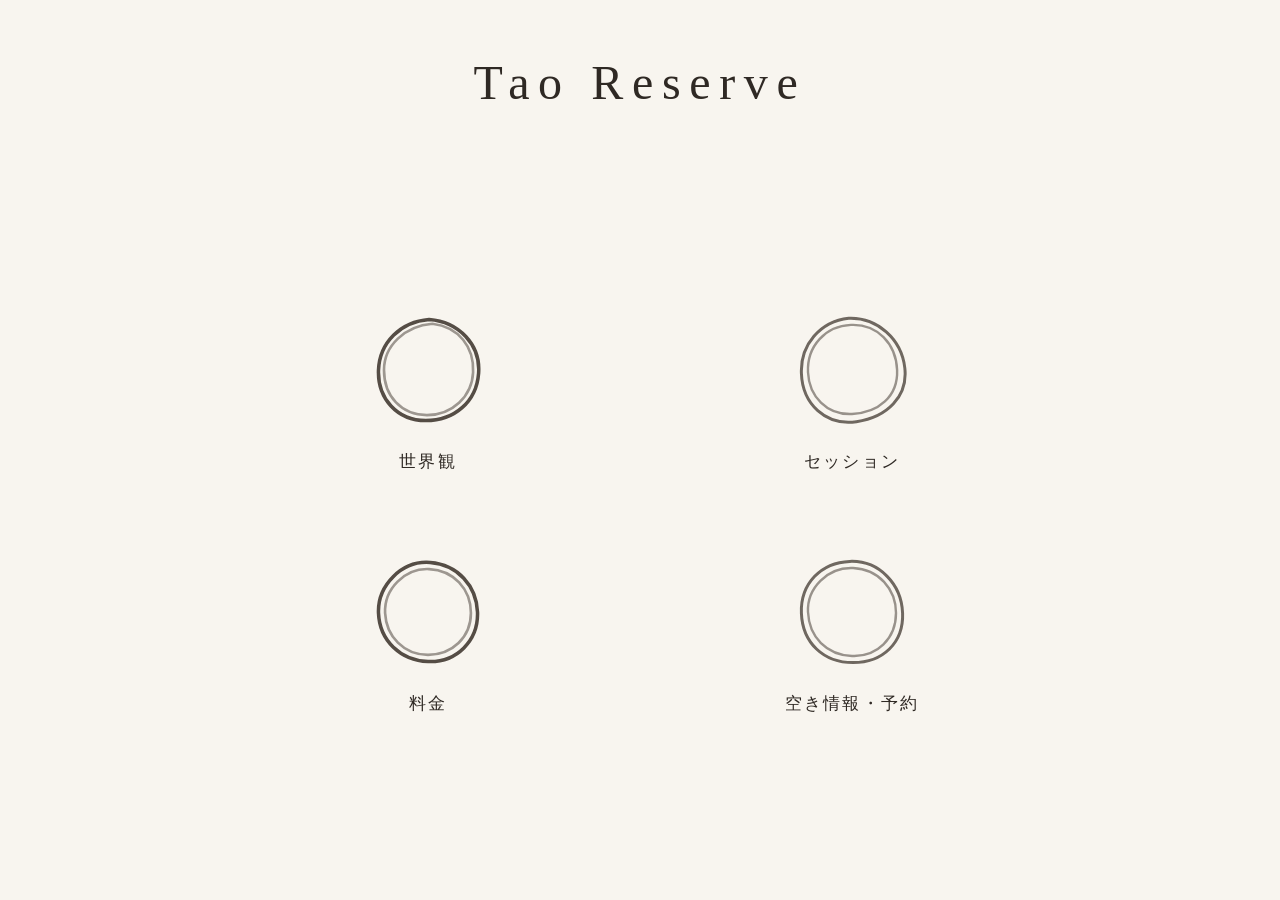
<file: index.html>
<!DOCTYPE html>
<html lang="ja">
<head>
  <meta charset="UTF-8" />
  <meta name="viewport" content="width=device-width, initial-scale=1.0" />
  <meta name="robots" content="noindex, nofollow, noarchive, nosnippet" />
  <meta name="googlebot" content="noindex, nofollow, noarchive, nosnippet" />
  <title>Tao Reserve</title>
  <style>
    :root {
      --bg: #f8f5ef;
      --text: #2f2924;
      --circle: #3a3029;
    }

    * {
      box-sizing: border-box;
    }

    html, body {
      min-height: 100%;
    }

    body {
      margin: 0;
      background: var(--bg);
      color: var(--text);
      font-family: "Hiragino Mincho ProN", "Yu Mincho", "YuMincho", "Noto Serif JP", serif;
      letter-spacing: 0.08em;
    }

    main {
      min-height: 100svh;
      display: grid;
      grid-template-rows: auto 1fr;
      width: min(100% - 32px, 760px);
      margin: 0 auto;
      padding: clamp(28px, 6vh, 64px) 0 clamp(28px, 6vh, 56px);
    }

    h1 {
      margin: 0;
      text-align: center;
      font-size: clamp(1.75rem, 5vw, 3rem);
      font-weight: 400;
      letter-spacing: 0.18em;
      line-height: 1.2;
    }

    .entrances {
      align-self: center;
      display: grid;
      grid-template-columns: repeat(2, minmax(120px, 1fr));
      gap: clamp(28px, 7vw, 72px) clamp(32px, 9vw, 88px);
      padding-top: clamp(28px, 7vh, 64px);
    }

    a.card {
      display: grid;
      place-items: center;
      gap: 14px;
      color: var(--text);
      text-decoration: none;
      text-align: center;
      -webkit-tap-highlight-color: transparent;
    }

    .enso {
      width: clamp(86px, 19vw, 132px);
      aspect-ratio: 1;
      display: block;
      transition: transform 500ms ease, opacity 500ms ease;
    }

    .card:hover .enso {
      transform: scale(1.045);
      opacity: 0.86;
    }

    .label {
      font-size: clamp(0.9rem, 2.4vw, 1.05rem);
      letter-spacing: 0.12em;
      line-height: 1.45;
    }

    svg path {
      fill: none;
      stroke: var(--circle);
      stroke-linecap: round;
      stroke-linejoin: round;
      filter: url(#roughen);
    }

    .s1 { stroke-width: 3.2; opacity: .86; }
    .s2 { stroke-width: 2.4; opacity: .48; }
    .s3 { stroke-width: 2.7; opacity: .72; }
    .s4 { stroke-width: 2.2; opacity: .50; }

    @media (max-width: 520px) {
      main {
        width: min(100% - 28px, 440px);
        padding-top: 32px;
      }

      .entrances {
        gap: 30px 22px;
        padding-top: 42px;
      }

      .label {
        font-size: 0.88rem;
      }
    }

    @media (max-height: 660px) {
      main {
        padding-top: 22px;
        padding-bottom: 22px;
      }

      .entrances {
        gap: 22px 36px;
        padding-top: 24px;
      }

      .enso {
        width: clamp(72px, 15vw, 100px);
      }
    }
  </style>
</head>
<body>
  <main>
    <h1>Tao Reserve</h1>

    <nav class="entrances" aria-label="Tao Reserve menu">
      <a class="card" href="worldview.html">
        <svg class="enso" viewBox="0 0 120 120" aria-hidden="true">
          <defs>
            <filter id="roughen">
              <feTurbulence type="fractalNoise" baseFrequency="0.045" numOctaves="2" result="noise"/>
              <feDisplacementMap in="SourceGraphic" in2="noise" scale="1.2"/>
            </filter>
          </defs>
          <path class="s1" d="M61 14 C88 16 108 37 106 63 C104 89 84 106 58 106 C32 106 14 86 15 60 C16 35 35 16 61 14 Z"/>
          <path class="s2" d="M64 18 C88 21 102 39 101 62 C100 84 82 101 59 101 C36 101 20 84 20 60 C20 38 39 20 64 18 Z"/>
        </svg>
        <span class="label">世界観</span>
      </a>

      <a class="card" href="session.html">
        <svg class="enso" viewBox="0 0 120 120" aria-hidden="true">
          <path class="s3" d="M57 13 C83 12 105 32 108 58 C111 84 92 103 64 107 C36 111 15 91 14 63 C13 37 31 16 57 13 Z"/>
          <path class="s4" d="M59 19 C83 18 100 36 101 60 C102 84 84 99 60 100 C37 101 21 84 20 62 C19 38 36 20 59 19 Z"/>
        </svg>
        <span class="label">セッション</span>
      </a>

      <a class="card" href="price.html">
        <svg class="enso" viewBox="0 0 120 120" aria-hidden="true">
          <path class="s1" d="M62 15 C87 17 104 36 105 60 C106 86 86 106 60 105 C35 104 16 86 15 61 C14 36 36 13 62 15 Z"/>
          <path class="s2" d="M61 21 C83 22 99 39 99 61 C99 83 82 99 60 99 C38 99 22 82 21 61 C20 39 39 20 61 21 Z"/>
        </svg>
        <span class="label">料金</span>
      </a>

      <a class="card" href="calendar.html">
        <svg class="enso" viewBox="0 0 120 120" aria-hidden="true">
          <path class="s3" d="M58 14 C85 13 105 35 106 61 C107 88 88 106 61 106 C34 106 15 88 14 61 C13 34 32 15 58 14 Z"/>
          <path class="s4" d="M61 20 C84 21 100 39 100 61 C100 84 83 101 60 100 C37 99 21 83 20 60 C19 38 38 19 61 20 Z"/>
        </svg>
        <span class="label">空き情報・予約</span>
      </a>
    </nav>
  </main>
</body>
</html>
</file>
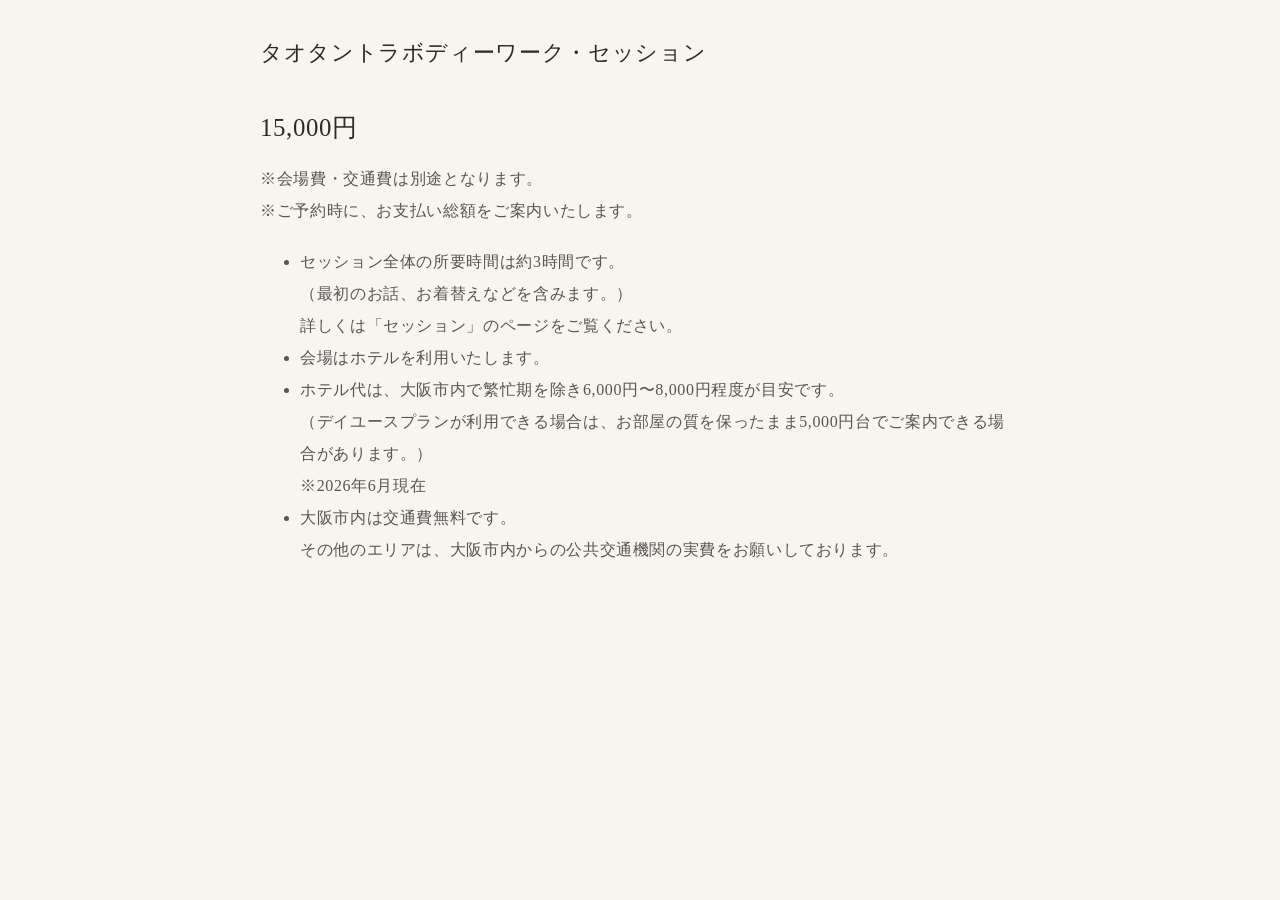
<file: price.html>
<!DOCTYPE html>
<html lang="ja">
<head>
<meta charset="UTF-8">
<meta name="viewport" content="width=device-width, initial-scale=1.0">
<meta name="robots" content="noindex,nofollow,noarchive,nosnippet">
<meta name="googlebot" content="noindex,nofollow,noarchive,nosnippet">
<title>料金 | Tao Reserve</title>
<style>
body{
  margin:0;
  background:#f8f5ef;
  color:#2f2924;
  font-family:"Yu Mincho","Hiragino Mincho ProN","Noto Serif JP",serif;
  line-height:2;
  letter-spacing:.04em;
}
main{
  max-width:760px;
  margin:auto;
  padding:32px 24px 80px;
}
h2{
  margin:0 0 28px;
  font-size:1.35rem;
  font-weight:400;
}
.price{
  margin:18px 0 10px;
  font-size:1.55rem;
  font-weight:400;
}
.note{
  color:#555;
  margin:0 0 1.2em;
}
</style>
</head>
<body>
<main>

<h2>タオタントラボディーワーク・セッション</h2>

<p class="price">15,000円</p>

<p class="note">
※会場費・交通費は別途となります。<br>
※ご予約時に、お支払い総額をご案内いたします。
</p>

<ul class="note">
<li>セッション全体の所要時間は約3時間です。<br>
（最初のお話、お着替えなどを含みます。）<br>
詳しくは「セッション」のページをご覧ください。</li>

<li>会場はホテルを利用いたします。</li>

<li>ホテル代は、大阪市内で繁忙期を除き6,000円〜8,000円程度が目安です。<br>
（デイユースプランが利用できる場合は、お部屋の質を保ったまま5,000円台でご案内できる場合があります。）<br>
※2026年6月現在</li>

<li>大阪市内は交通費無料です。<br>
その他のエリアは、大阪市内からの公共交通機関の実費をお願いしております。</li>
</ul>

</main></main>
</body>
</html>
</file>
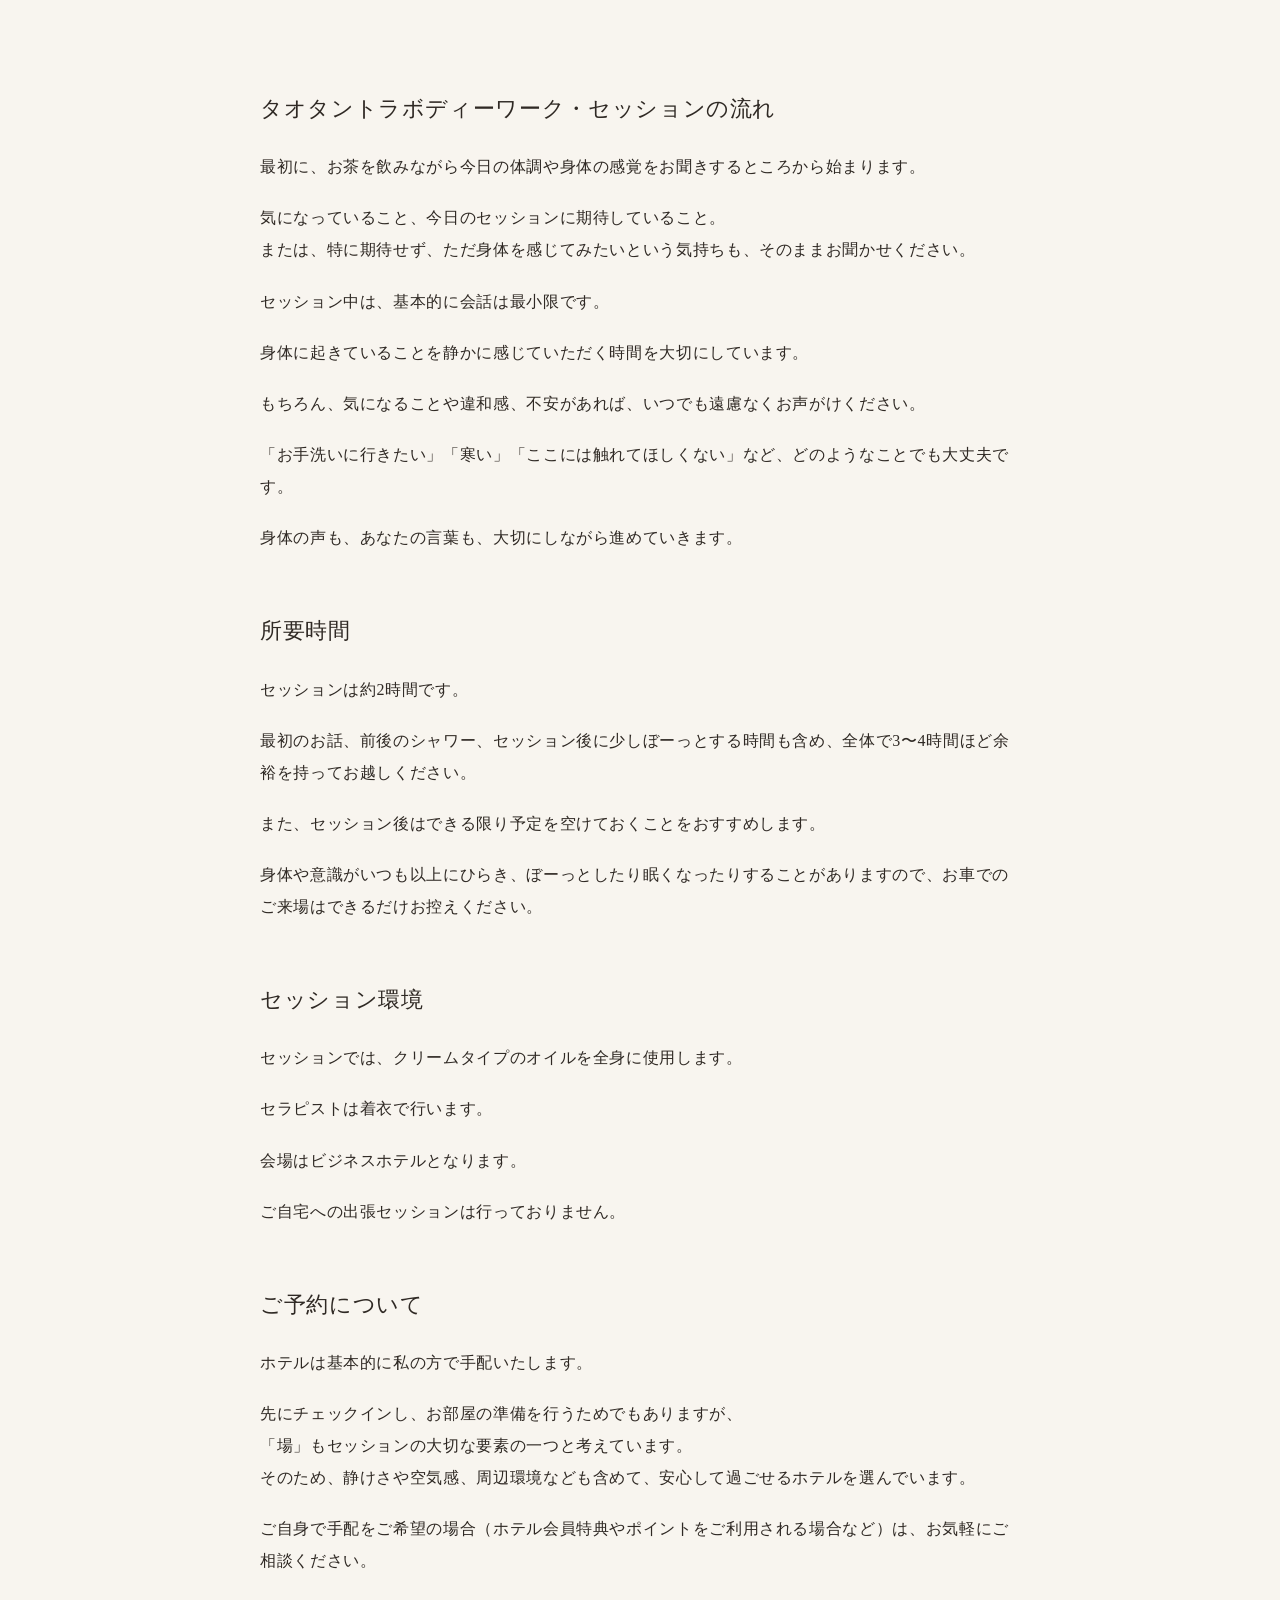
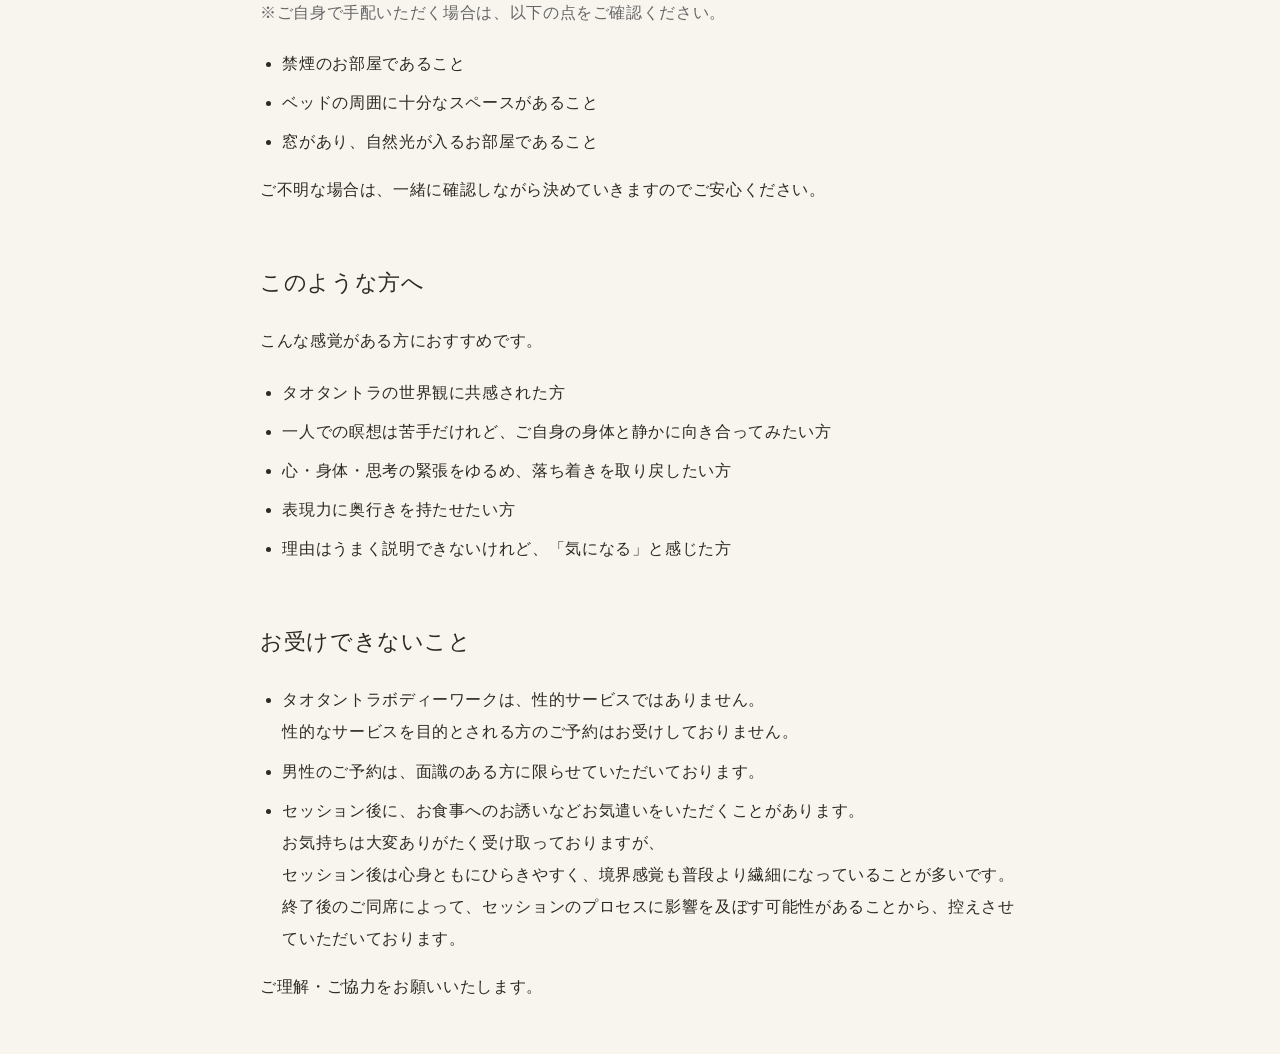
<file: session.html>
<!DOCTYPE html>

<html lang="ja"><head><meta charset="utf-8"/><meta content="width=device-width,initial-scale=1" name="viewport"/>
<meta content="noindex,nofollow,noarchive,nosnippet" name="robots"/>
<meta content="noindex,nofollow,noarchive,nosnippet" name="googlebot"/><title>セッションについて</title><style>
body{margin:0;background:#f8f5ef;color:#2f2924;font-family:"Yu Mincho","Hiragino Mincho ProN",serif;line-height:2;letter-spacing:.04em}
main{max-width:760px;margin:auto;padding:32px 24px}
h1{font-size:3rem;font-weight:400;margin:0 0 56px}
h2{font-size:1.35rem;font-weight:400;margin:56px 0 20px}
p{margin:0 0 1.2em}ul{padding-left:1.4em}li{margin:.45em 0}.note{color:#666}
</style></head><body><main>
<h2>タオタントラボディーワーク・セッションの流れ</h2>
<p>最初に、お茶を飲みながら今日の体調や身体の感覚をお聞きするところから始まります。</p>
<p>気になっていること、今日のセッションに期待していること。<br/>または、特に期待せず、ただ身体を感じてみたいという気持ちも、そのままお聞かせください。</p>
<p>セッション中は、基本的に会話は最小限です。</p>
<p>身体に起きていることを静かに感じていただく時間を大切にしています。</p>
<p>もちろん、気になることや違和感、不安があれば、いつでも遠慮なくお声がけください。</p>
<p>「お手洗いに行きたい」「寒い」「ここには触れてほしくない」など、どのようなことでも大丈夫です。</p>
<p>身体の声も、あなたの言葉も、大切にしながら進めていきます。</p>
<h2>所要時間</h2>
<p>セッションは約2時間です。</p>
<p>最初のお話、前後のシャワー、セッション後に少しぼーっとする時間も含め、全体で3〜4時間ほど余裕を持ってお越しください。</p>
<p>また、セッション後はできる限り予定を空けておくことをおすすめします。</p>
<p>身体や意識がいつも以上にひらき、ぼーっとしたり眠くなったりすることがありますので、お車でのご来場はできるだけお控えください。</p>
<h2>セッション環境</h2>
<p>セッションでは、クリームタイプのオイルを全身に使用します。</p>
<p>セラピストは着衣で行います。</p>
<p>会場はビジネスホテルとなります。</p>
<p>ご自宅への出張セッションは行っておりません。</p>
<h2>ご予約について</h2>
<p>ホテルは基本的に私の方で手配いたします。</p>
<p>先にチェックインし、お部屋の準備を行うためでもありますが、<br/>
「場」もセッションの大切な要素の一つと考えています。<br/>
そのため、静けさや空気感、周辺環境なども含めて、安心して過ごせるホテルを選んでいます。</p>
<p>ご自身で手配をご希望の場合（ホテル会員特典やポイントをご利用される場合など）は、お気軽にご相談ください。</p>
<p class="note">※ご自身で手配いただく場合は、以下の点をご確認ください。</p>
<ul>
<li>禁煙のお部屋であること</li>
<li>ベッドの周囲に十分なスペースがあること</li>
<li>窓があり、自然光が入るお部屋であること</li>
</ul>
<p>ご不明な場合は、一緒に確認しながら決めていきますのでご安心ください。</p>






<h2>このような方へ</h2>
<p>こんな感覚がある方におすすめです。</p>
<ul>
<li>タオタントラの世界観に共感された方</li>
<li>一人での瞑想は苦手だけれど、ご自身の身体と静かに向き合ってみたい方</li>
<li>心・身体・思考の緊張をゆるめ、落ち着きを取り戻したい方</li>
<li>表現力に奥行きを持たせたい方</li>
<li>理由はうまく説明できないけれど、「気になる」と感じた方</li>
</ul>
<h2>お受けできないこと</h2>
<ul>
<li>タオタントラボディーワークは、性的サービスではありません。<br/>
性的なサービスを目的とされる方のご予約はお受けしておりません。</li>
<li>男性のご予約は、面識のある方に限らせていただいております。</li>
<li>セッション後に、お食事へのお誘いなどお気遣いをいただくことがあります。<br/>
お気持ちは大変ありがたく受け取っておりますが、<br/>
セッション後は心身ともにひらきやすく、境界感覚も普段より繊細になっていることが多いです。<br/>
終了後のご同席によって、セッションのプロセスに影響を及ぼす可能性があることから、控えさせていただいております。</li>
</ul>
<p>ご理解・ご協力をお願いいたします。</p>
</main></body></html>
</file>
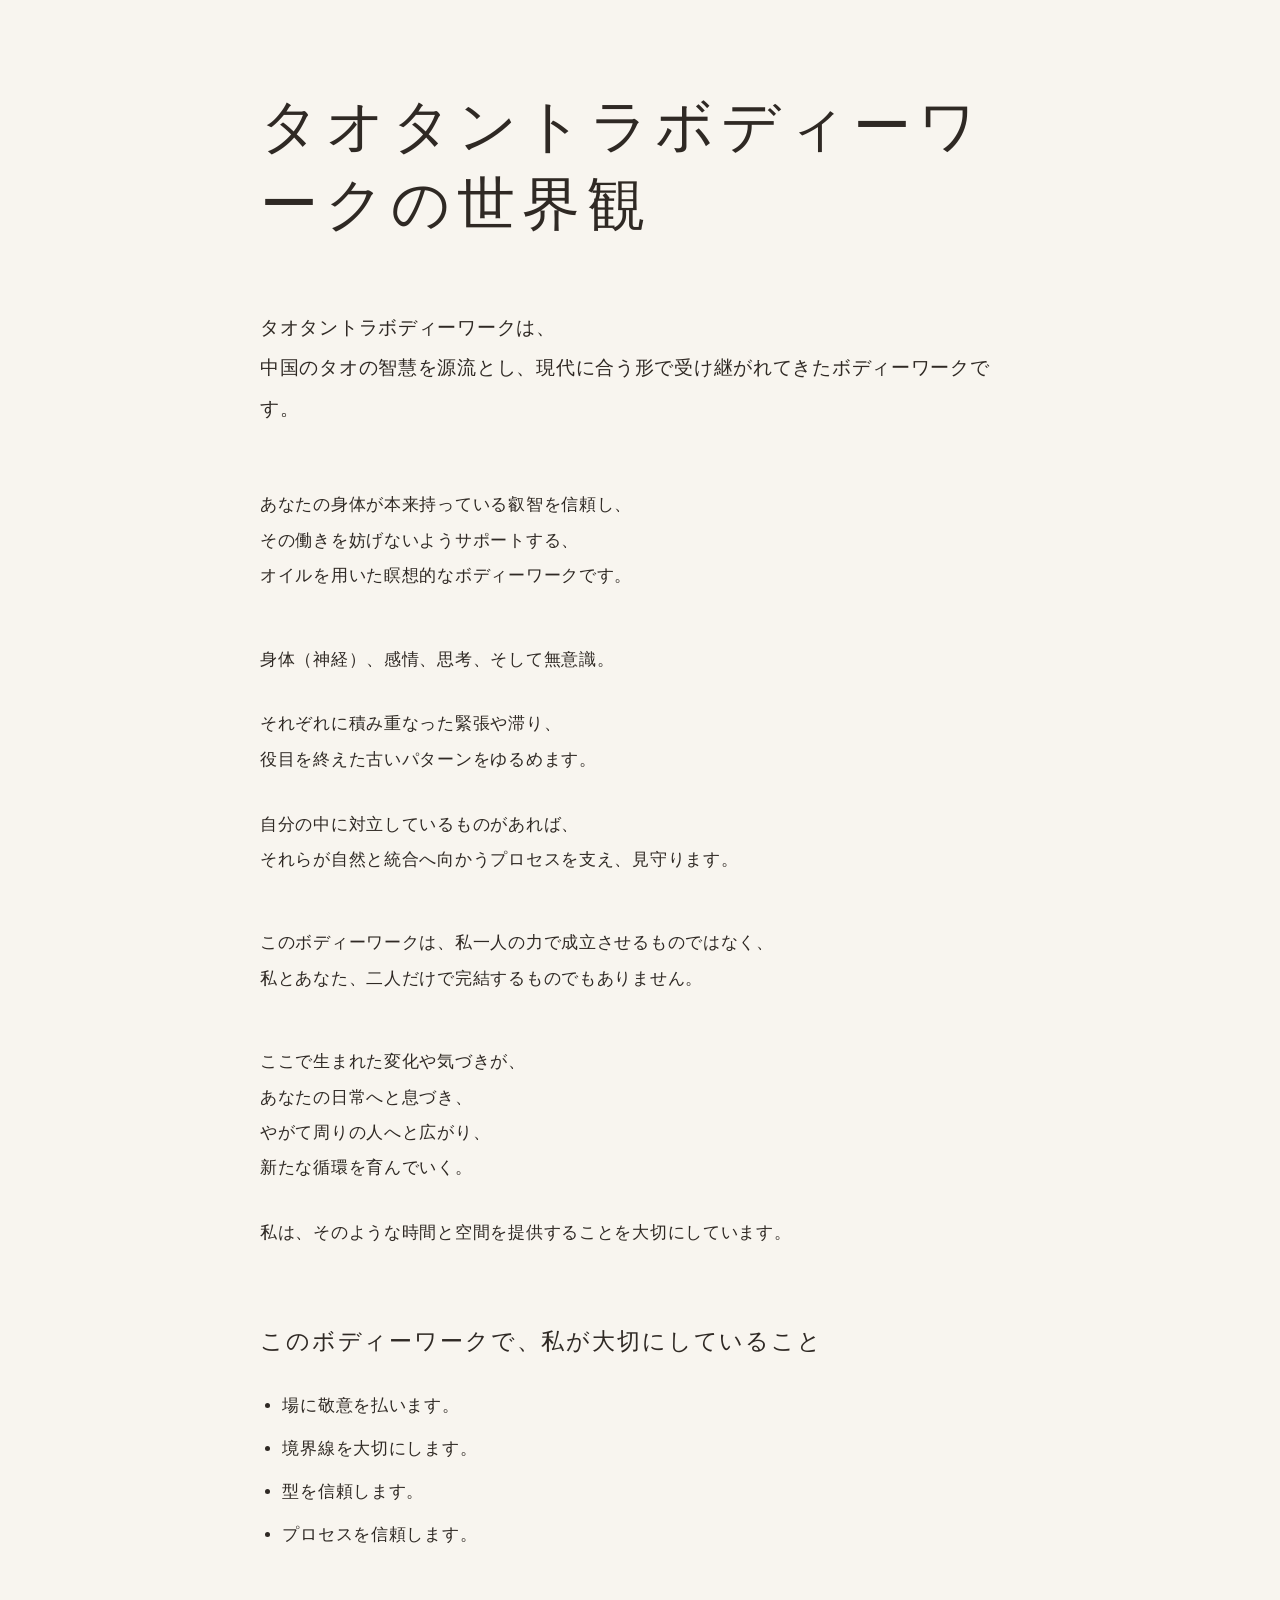
<file: worldview.html>
<!DOCTYPE html>

<html lang="ja">
<head>
<meta charset="utf-8"/>
<meta content="width=device-width, initial-scale=1.0" name="viewport"/>
<meta content="noindex, nofollow, noarchive, nosnippet" name="robots"/>
<meta content="noindex, nofollow, noarchive, nosnippet" name="googlebot"/>
<title>タオタントラボディーワークの世界観 | Tao Reserve</title>
<style>
    :root {
      --bg: #f8f5ef;
      --text: #2f2924;
      --max-width: 760px;
    }
    * { box-sizing: border-box; }
    body {
      margin: 0;
      background: var(--bg);
      color: var(--text);
      font-family: "Hiragino Mincho ProN", "Yu Mincho", "YuMincho", "Noto Serif JP", serif;
      line-height: 2.05;
      letter-spacing: 0.045em;
    }
    main {
      width: min(100% - 40px, var(--max-width));
      margin: 0 auto;
      padding: 88px 0 96px;
    }
    h1 {
      margin: 0 0 64px;
      font-size: clamp(2rem, 5vw, 3.6rem);
      font-weight: 400;
      line-height: 1.35;
      letter-spacing: 0.12em;
    }
    section { margin-top: 48px; }
    p {
      margin: 0 0 1.7em;
      font-size: clamp(1rem, 2.5vw, 1.08rem);
    }
    .lead {
      font-size: clamp(1.05rem, 2.6vw, 1.18rem);
      line-height: 2.15;
      margin-bottom: 58px;
    }
    .values { margin-top: 72px; }
    h2 {
      margin: 0 0 28px;
      font-size: clamp(1.15rem, 3vw, 1.45rem);
      font-weight: 400;
      line-height: 1.6;
      letter-spacing: 0.08em;
    }
    ul {
      margin: 0;
      padding-left: 1.4em;
      list-style-position: outside;
    }
    li {
      margin: 0.45em 0;
      font-size: clamp(1rem, 2.5vw, 1.08rem);
    }
    li.emphasis { font-weight: 600; }
    @media (max-width: 520px) {
      main {
        width: min(100% - 32px, var(--max-width));
        padding: 56px 0 72px;
      }
      h1 { margin-bottom: 44px; }
      section { margin-top: 36px; }
      .lead { margin-bottom: 42px; }
      .values { margin-top: 56px; }
    }
  </style>
</head>
<body>
<main>
<h1>タオタントラボディーワークの世界観</h1>
<p class="lead">
      タオタントラボディーワークは、<br/>
      中国のタオの智慧を源流とし、現代に合う形で受け継がれてきたボディーワークです。
    </p>
<section>
<p>
        あなたの身体が本来持っている叡智を信頼し、<br/>
        その働きを妨げないようサポートする、<br/>
        オイルを用いた瞑想的なボディーワークです。
      </p>
</section>
<section>
<p>身体（神経）、感情、思考、そして無意識。</p>
<p>
        それぞれに積み重なった緊張や滞り、<br/>
        役目を終えた古いパターンをゆるめます。
      </p>
<p>
        自分の中に対立しているものがあれば、<br/>
        それらが自然と統合へ向かうプロセスを支え、見守ります。
      </p>
</section>
<section>
<p>
        このボディーワークは、私一人の力で成立させるものではなく、<br/>
        私とあなた、二人だけで完結するものでもありません。
      </p>
</section>
<section>
<p>
        ここで生まれた変化や気づきが、<br/>
        あなたの日常へと息づき、<br/>
        やがて周りの人へと広がり、<br/>
        新たな循環を育んでいく。
      </p>
<p>私は、そのような時間と空間を提供することを大切にしています。</p>
</section>
<section class="values">
<h2>このボディーワークで、私が大切にしていること</h2>
<ul><li>場に敬意を払います。</li><li>境界線を大切にします。</li><li>型を信頼します。</li><li>プロセスを信頼します。</li></ul>
</section>
</main>
</body>
</html>
</file>
